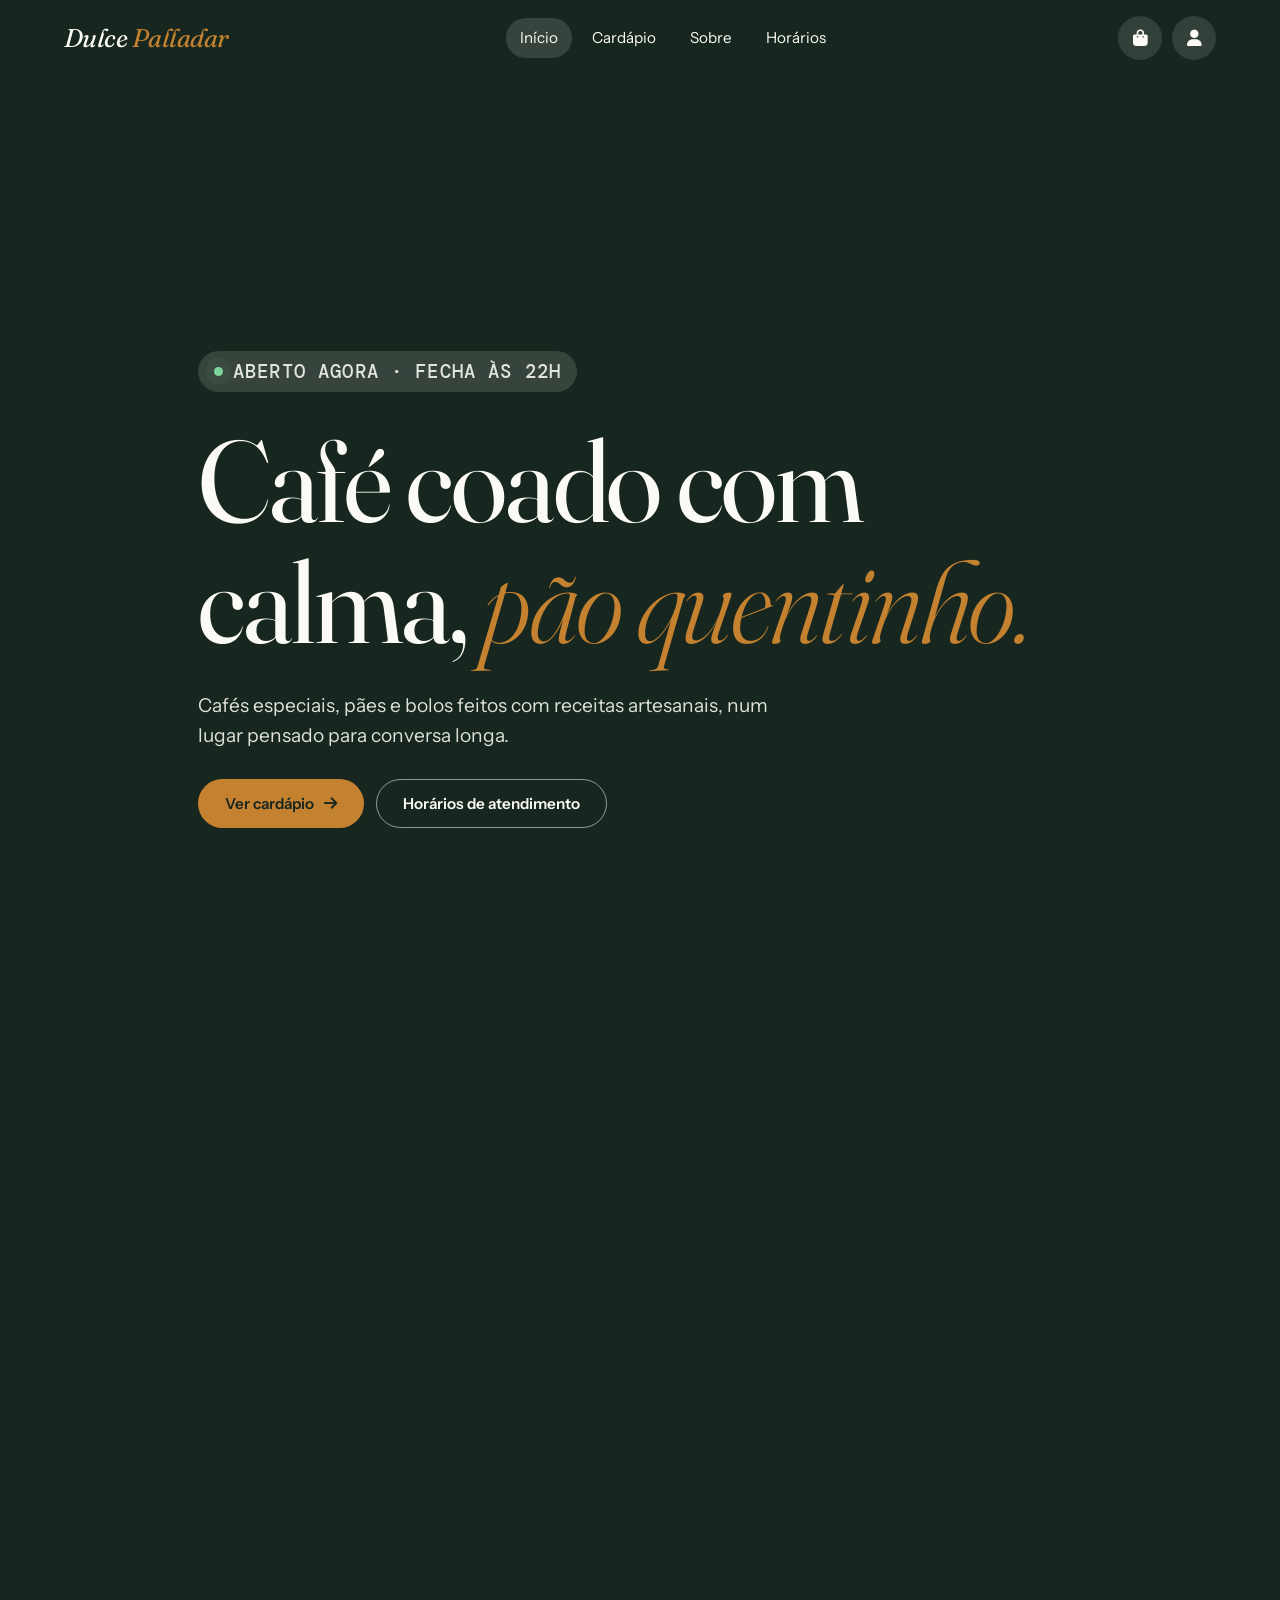
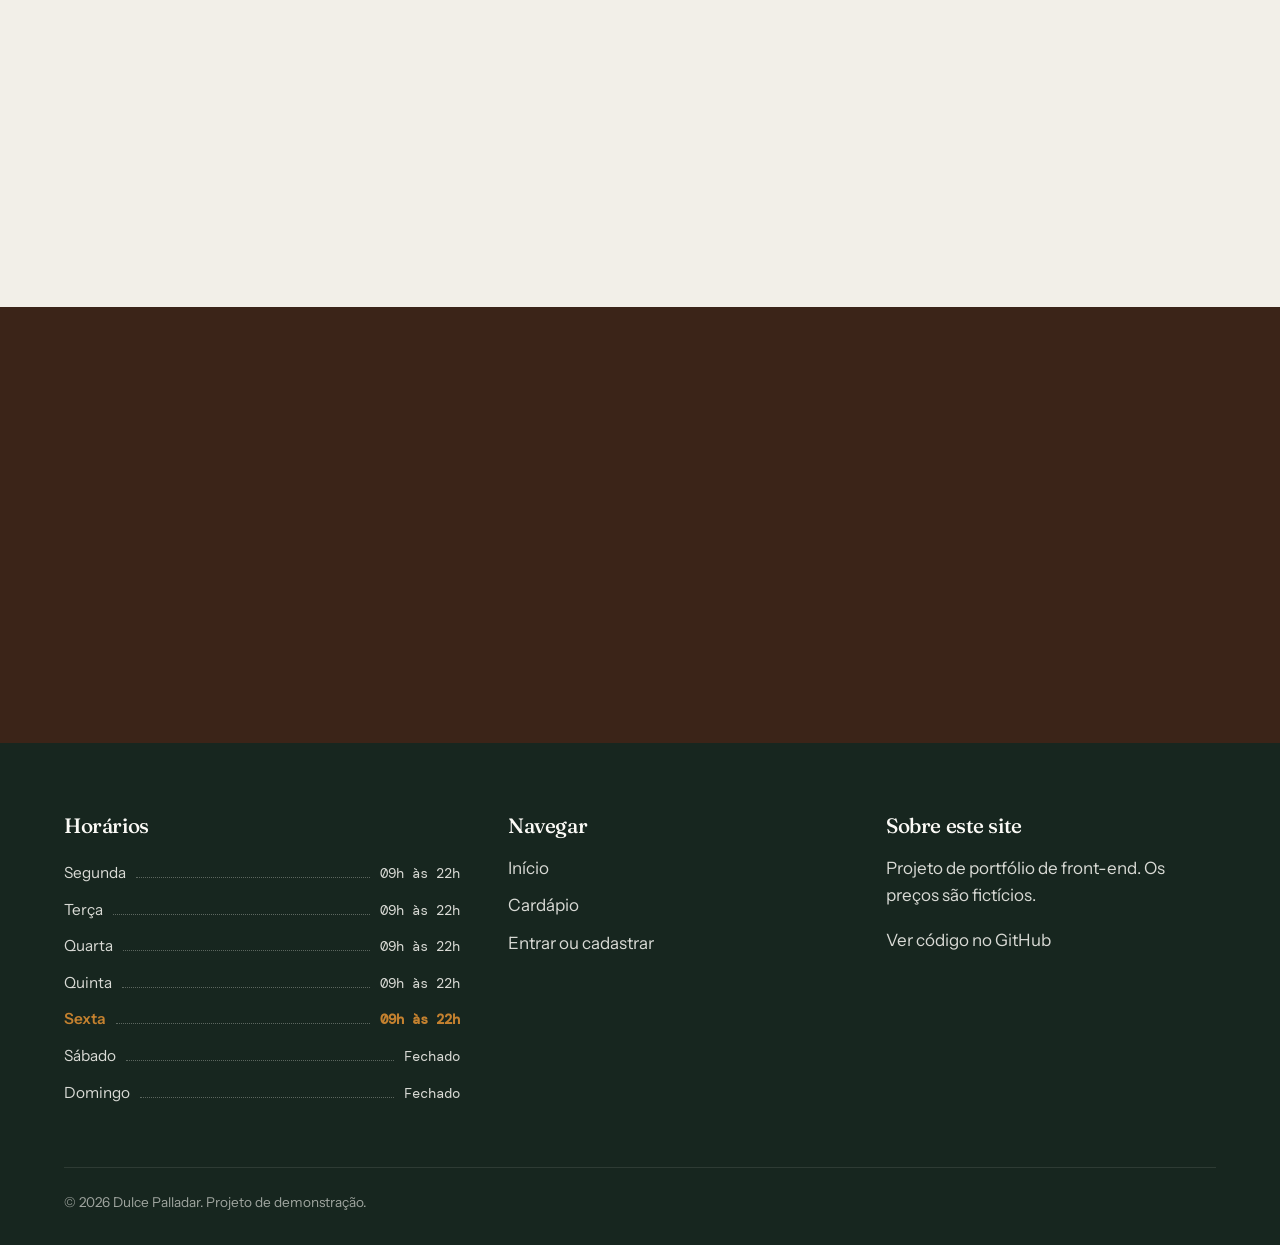
<file: index.html>
<!DOCTYPE html><html lang="pt-br"><head><meta charset="UTF-8"><meta http-equiv="refresh" content="0; url=html/index.html"><title>Dulce Palladar</title></head><body><a href="html/index.html">Dulce Palladar</a></body></html>
</file>
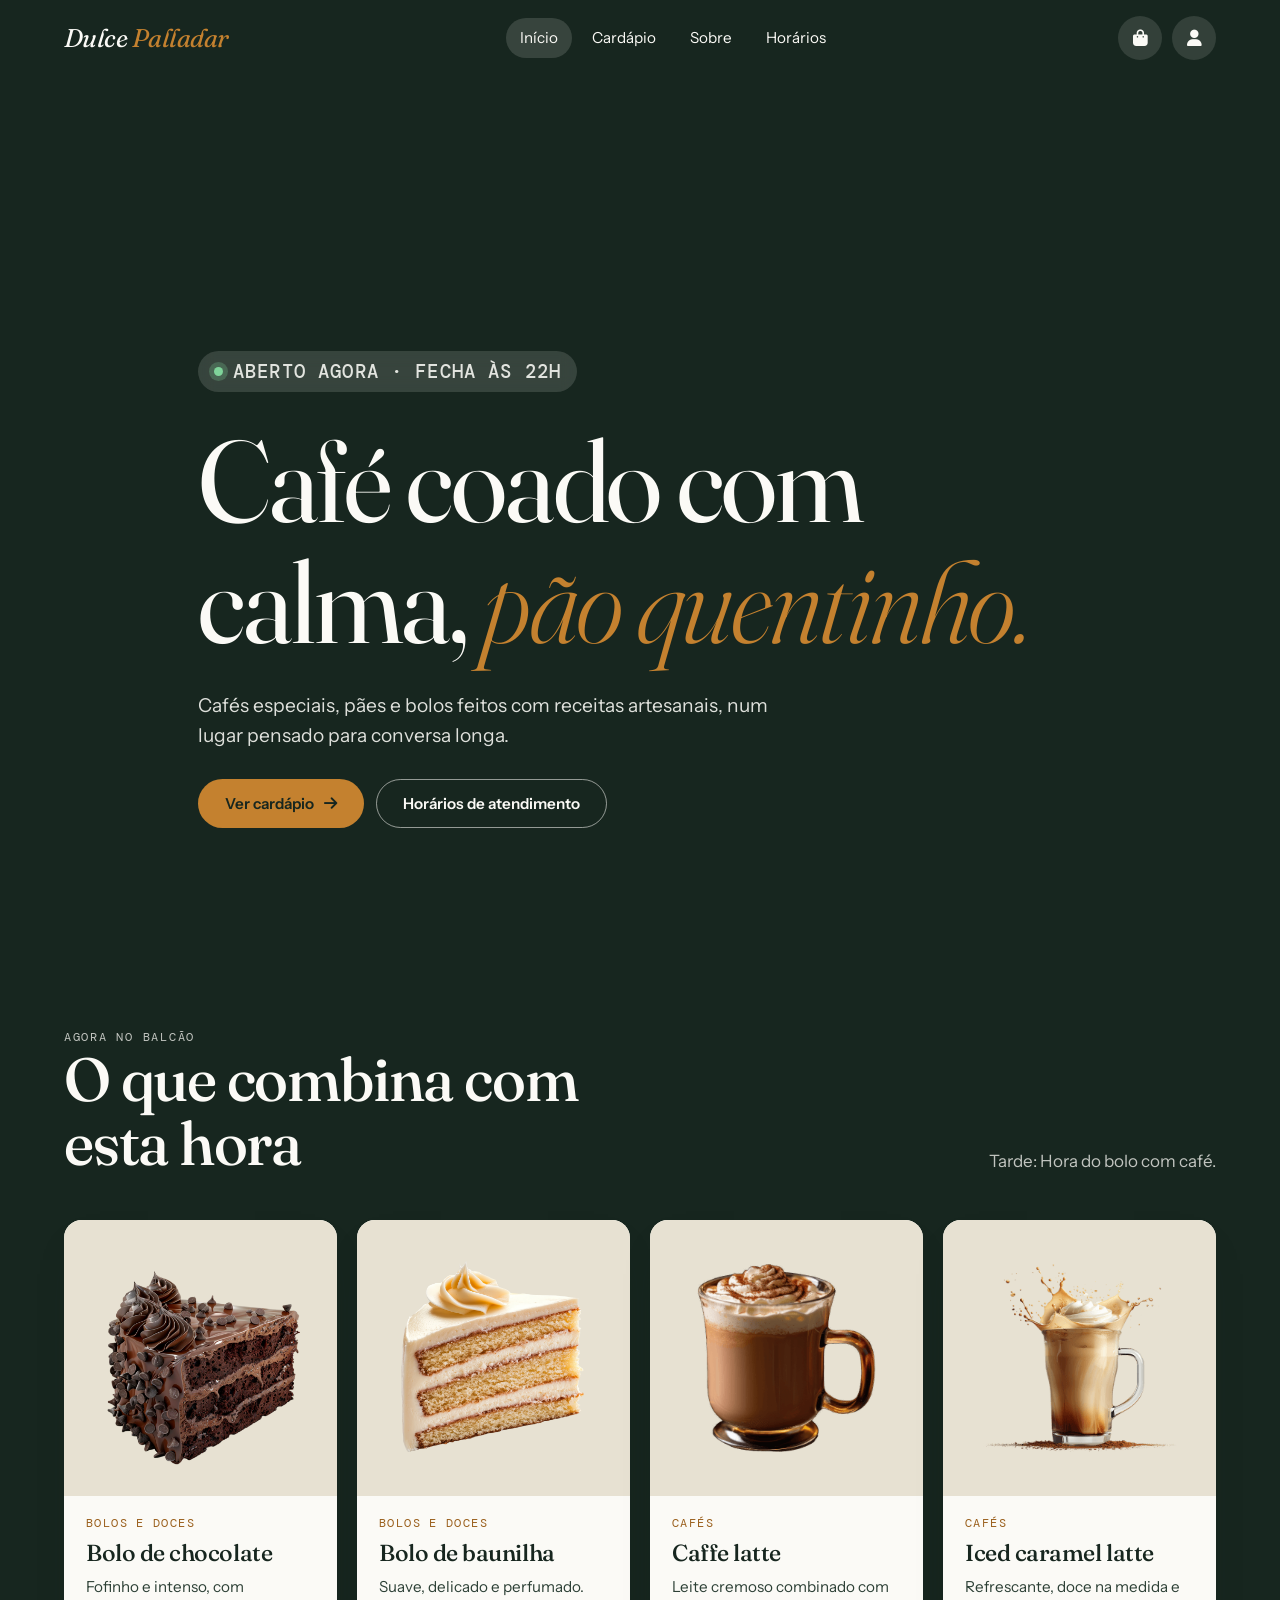
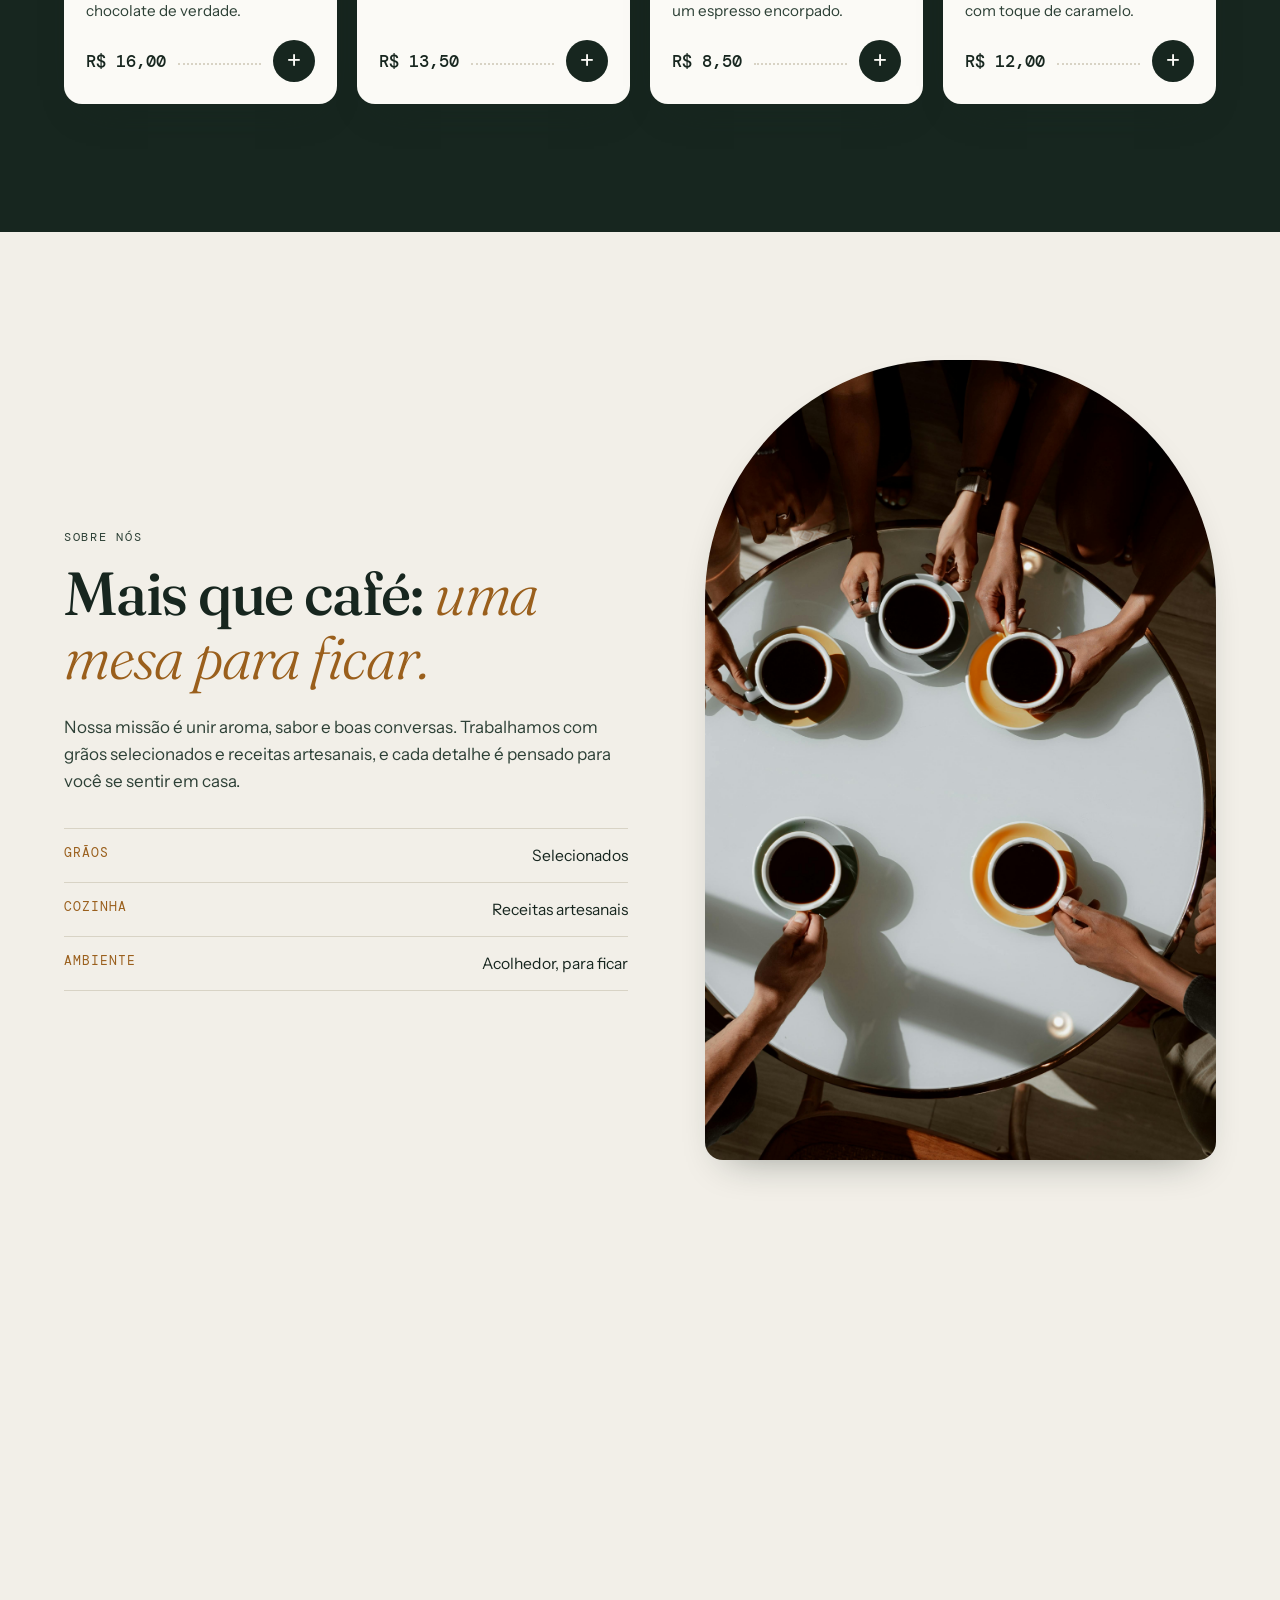
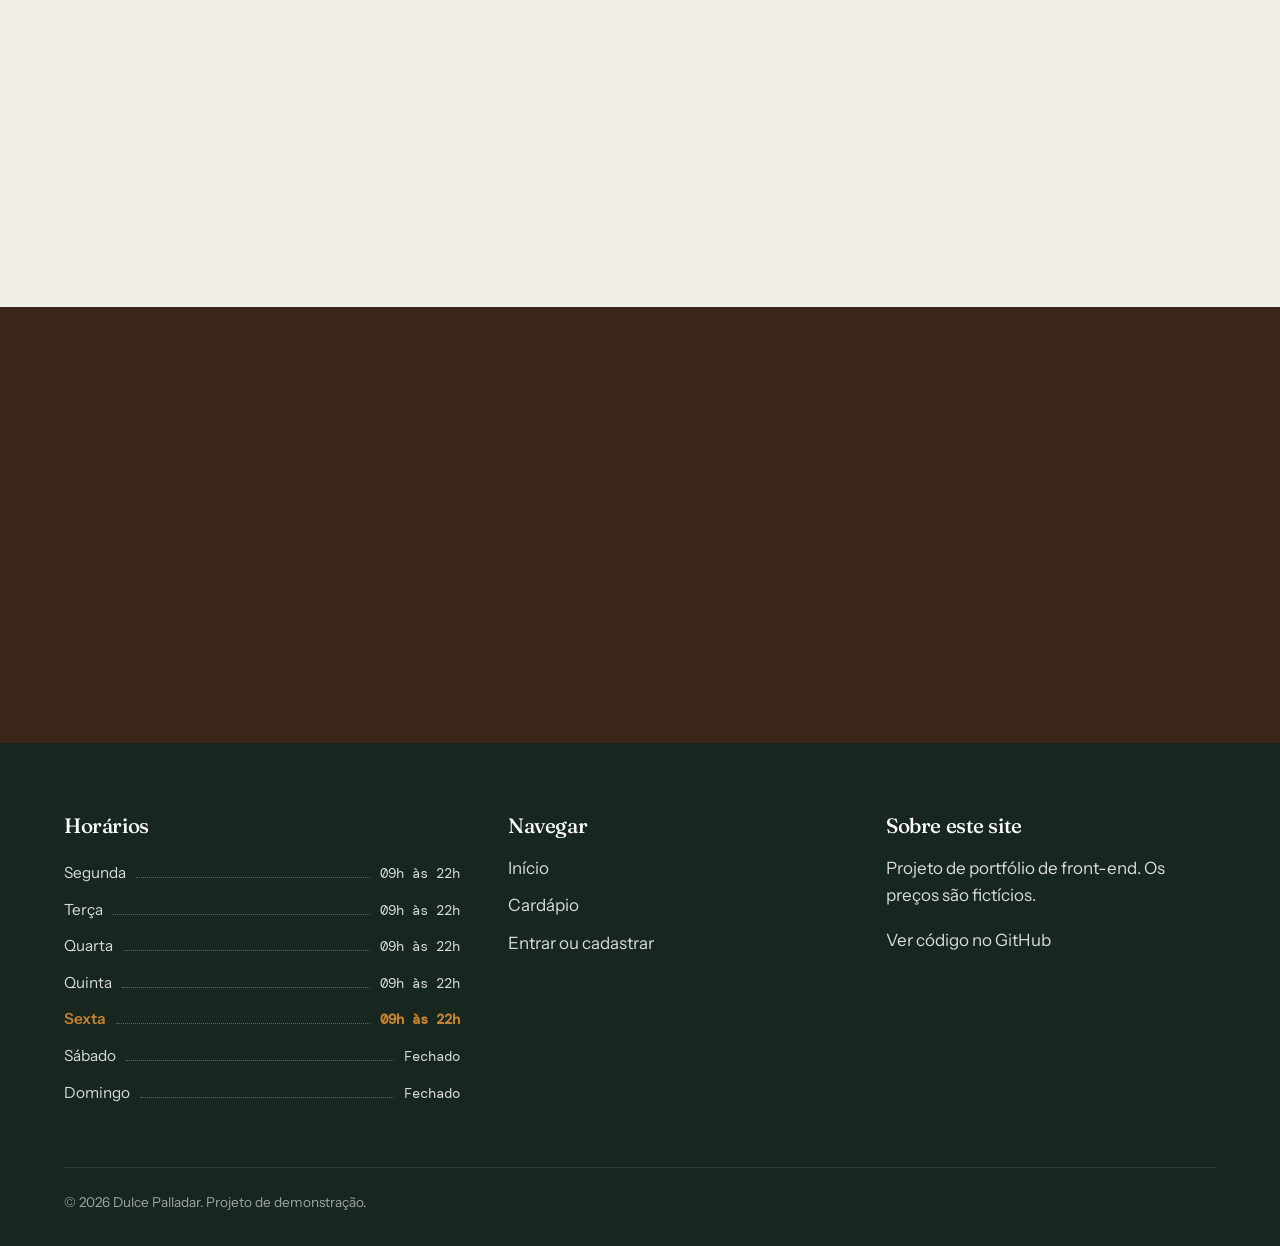
<file: html/index.html>
<!DOCTYPE html>
<html lang="pt-BR">
<head>
<meta charset="UTF-8">
<meta name="viewport" content="width=device-width, initial-scale=1.0">
<link rel="icon" href="../assets/img/coffee-logo.png">
<link rel="preconnect" href="https://fonts.googleapis.com">
<link rel="preconnect" href="https://fonts.gstatic.com" crossorigin>
<link rel="stylesheet" href="https://fonts.googleapis.com/css2?family=DM+Mono:wght@400;500&family=Fraunces:ital,opsz,wght@0,9..144,300..600;1,9..144,300..600&family=Instrument+Sans:wght@400;500;600&display=swap">
<link rel="stylesheet" href="https://cdnjs.cloudflare.com/ajax/libs/font-awesome/6.5.0/css/all.min.css">
<link rel="stylesheet" href="../css/site.css">
<title>Dulce Palladar | Café, pães e bolos</title>
<meta name="description" content="Dulce Palladar: cafeteria com cafés especiais, pães e bolos artesanais. Veja o cardápio e monte seu pedido.">
</head>
<body>
<header class="nav">
  <a class="nav__logo" href="index.html" aria-label="Dulce Palladar, início">Dulce <span>Palladar</span></a>
  <ul class="nav__links" id="menu">
    <li><a href="index.html" aria-current="page">Início</a></li>
    <li><a href="cardapio.html">Cardápio</a></li>
    <li><a href="#sobre">Sobre</a></li>
    <li><a href="#contato">Horários</a></li>
  </ul>
  <div class="nav__actions">
    <button class="icon-btn" type="button" data-open-cart aria-label="Abrir carrinho"><i class="fas fa-bag-shopping" aria-hidden="true"></i><span class="cart-count" data-cart-count hidden>0</span></button>
    <a class="icon-btn" href="../login/form.html" aria-label="Entrar"><i class="fas fa-user" aria-hidden="true"></i></a>
    <button class="icon-btn nav__toggle" type="button" aria-expanded="false" aria-controls="menu" aria-label="Abrir menu"><i class="fas fa-bars" aria-hidden="true"></i></button>
  </div>
</header>

<main>
  <section class="hero">
    <video class="hero__video" src="../assets/vid/vidbanner.mp4" autoplay loop muted playsinline preload="metadata" aria-hidden="true"></video>
    <div class="wrap hero__inner">
      <p class="status" data-status data-open="false">Verificando horário</p>
      <h1>Café coado com calma, <em>pão quentinho.</em></h1>
      <p>Cafés especiais, pães e bolos feitos com receitas artesanais, num lugar pensado para conversa longa.</p>
      <div class="hero__cta">
        <a class="btn" href="cardapio.html">Ver cardápio <i class="fas fa-arrow-right" aria-hidden="true"></i></a>
        <a class="btn btn--ghost" href="#contato">Horários de atendimento</a>
      </div>
    </div>
  </section>

  <section class="section counter" aria-labelledby="counter-title">
    <div class="wrap">
      <div class="section__head reveal">
        <div>
          <p class="eyebrow">Agora no balcão</p>
          <h2 id="counter-title">O que combina com esta hora</h2>
        </div>
        <p data-shift>Cafés e pães para começar o dia.</p>
      </div>
      <div class="board reveal" data-counter></div>
    </div>
  </section>

  <section class="section" id="sobre" aria-labelledby="about-title">
    <div class="wrap about">
      <div class="reveal">
        <p class="eyebrow">Sobre nós</p>
        <h2 id="about-title">Mais que café: <em>uma mesa para ficar.</em></h2>
        <p>Nossa missão é unir aroma, sabor e boas conversas. Trabalhamos com grãos selecionados e receitas artesanais, e cada detalhe é pensado para você se sentir em casa.</p>
        <ul class="about__facts">
          <li><span>Grãos</span> Selecionados</li>
          <li><span>Cozinha</span> Receitas artesanais</li>
          <li><span>Ambiente</span> Acolhedor, para ficar</li>
        </ul>
      </div>
      <div class="about__photo reveal">
        <img src="../assets/img/cafe-amigos.jpg" alt="Amigos conversando numa mesa de café" loading="lazy" width="640" height="800">
      </div>
    </div>
  </section>

  <section class="section" style="padding-top:0" aria-labelledby="cats-title">
    <div class="wrap">
      <div class="section__head reveal">
        <div>
          <p class="eyebrow">Cardápio</p>
          <h2 id="cats-title">Escolha por onde começar</h2>
        </div>
        <p>Quatro seções, do espresso ao suco gelado. Toque numa delas para ver só o que interessa.</p>
      </div>
      <div class="cats reveal">
        <a class="cat" href="cardapio.html?cat=cafes"><img src="../assets/img/cafe.jpg" alt="" loading="lazy"><h3>Cafés</h3><span>4 itens</span></a>
        <a class="cat" href="cardapio.html?cat=salgados"><img src="../assets/img/pao.jpg" alt="" loading="lazy"><h3>Pães e salgados</h3><span>4 itens</span></a>
        <a class="cat" href="cardapio.html?cat=doces"><img src="../assets/img/doce.jpg" alt="" loading="lazy"><h3>Bolos e doces</h3><span>4 itens</span></a>
        <a class="cat" href="cardapio.html?cat=sucos"><img src="../assets/img/suco.jpg" alt="" loading="lazy"><h3>Sucos</h3><span>4 itens</span></a>
      </div>
    </div>
  </section>

  <section class="section promo" aria-labelledby="promo-title">
    <div class="wrap promo__inner">
      <div class="reveal">
        <p class="eyebrow" style="color:var(--caramel)">Primeira compra</p>
        <h2 id="promo-title">Ganhe <em>25%</em> de desconto.</h2>
      </div>
      <div class="reveal">
        <p>Deixe seu e-mail e receba o cupom para a primeira compra.</p>
        <form data-subscribe novalidate>
          <label class="sr-only" for="promo-email">Seu e-mail</label>
          <input id="promo-email" type="email" name="email" placeholder="nome@exemplo.com" autocomplete="email" required>
          <button class="btn" type="submit">Quero o cupom</button>
        </form>
        <p class="form-note" role="status"></p>
      </div>
    </div>
  </section>
</main>

<footer class="footer" id="contato">
  <div class="wrap">
    <div class="footer__grid">
      <div>
        <h4>Horários</h4>
        <ul class="hours" data-hours></ul>
      </div>
      <div>
        <h4>Navegar</h4>
        <ul class="plain">
          <li><a href="index.html">Início</a></li>
          <li><a href="cardapio.html">Cardápio</a></li>
          <li><a href="../login/form.html">Entrar ou cadastrar</a></li>
        </ul>
      </div>
      <div>
        <h4>Sobre este site</h4>
        <p>Projeto de portfólio de front-end. Os preços são fictícios.</p>
        <p><a href="https://github.com/viniciussilva-del/dulce-palladar">Ver código no GitHub</a></p>
      </div>
    </div>
    <p class="footer__legal">&copy; 2026 Dulce Palladar. Projeto de demonstração.</p>
  </div>
</footer>
<script src="../scripts.js"></script>
</body>
</html>
</file>
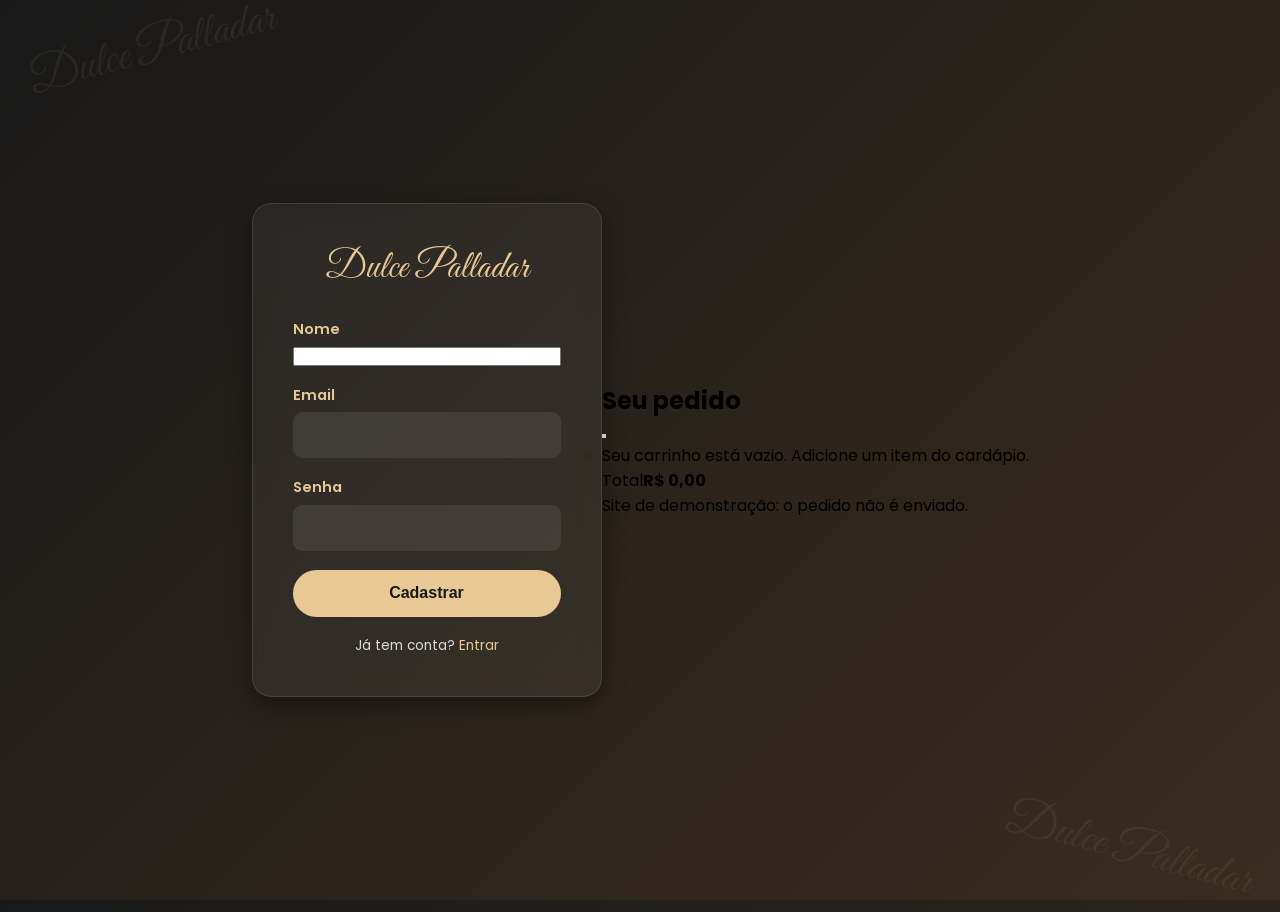
<file: html/cadastro.html>
<!DOCTYPE html>
<html lang="pt-br">
<head>
  <meta charset="UTF-8">
  <meta name="viewport" content="width=device-width, initial-scale=1.0">
  <title>Cadastro | Dulce Palladar</title>
  <link rel="stylesheet" href="../login/style.css">
</head>
<body>
  <form class="form" data-mode="register">
    <div class="form-header">Dulce Palladar</div>
    <span class="input-span"><label for="name" class="label">Nome</label><input type="text" id="name" required></span>
    <span class="input-span"><label for="email" class="label">Email</label><input type="email" id="email" required></span>
    <span class="input-span"><label for="password" class="label">Senha</label><input type="password" id="password" required></span>
    <input class="submit" type="submit" value="Cadastrar">
    <span class="span">Já tem conta? <a href="../login/form.html">Entrar</a></span>
  </form>
  <script src="../scripts.js"></script>
</body>
</html>
</file>
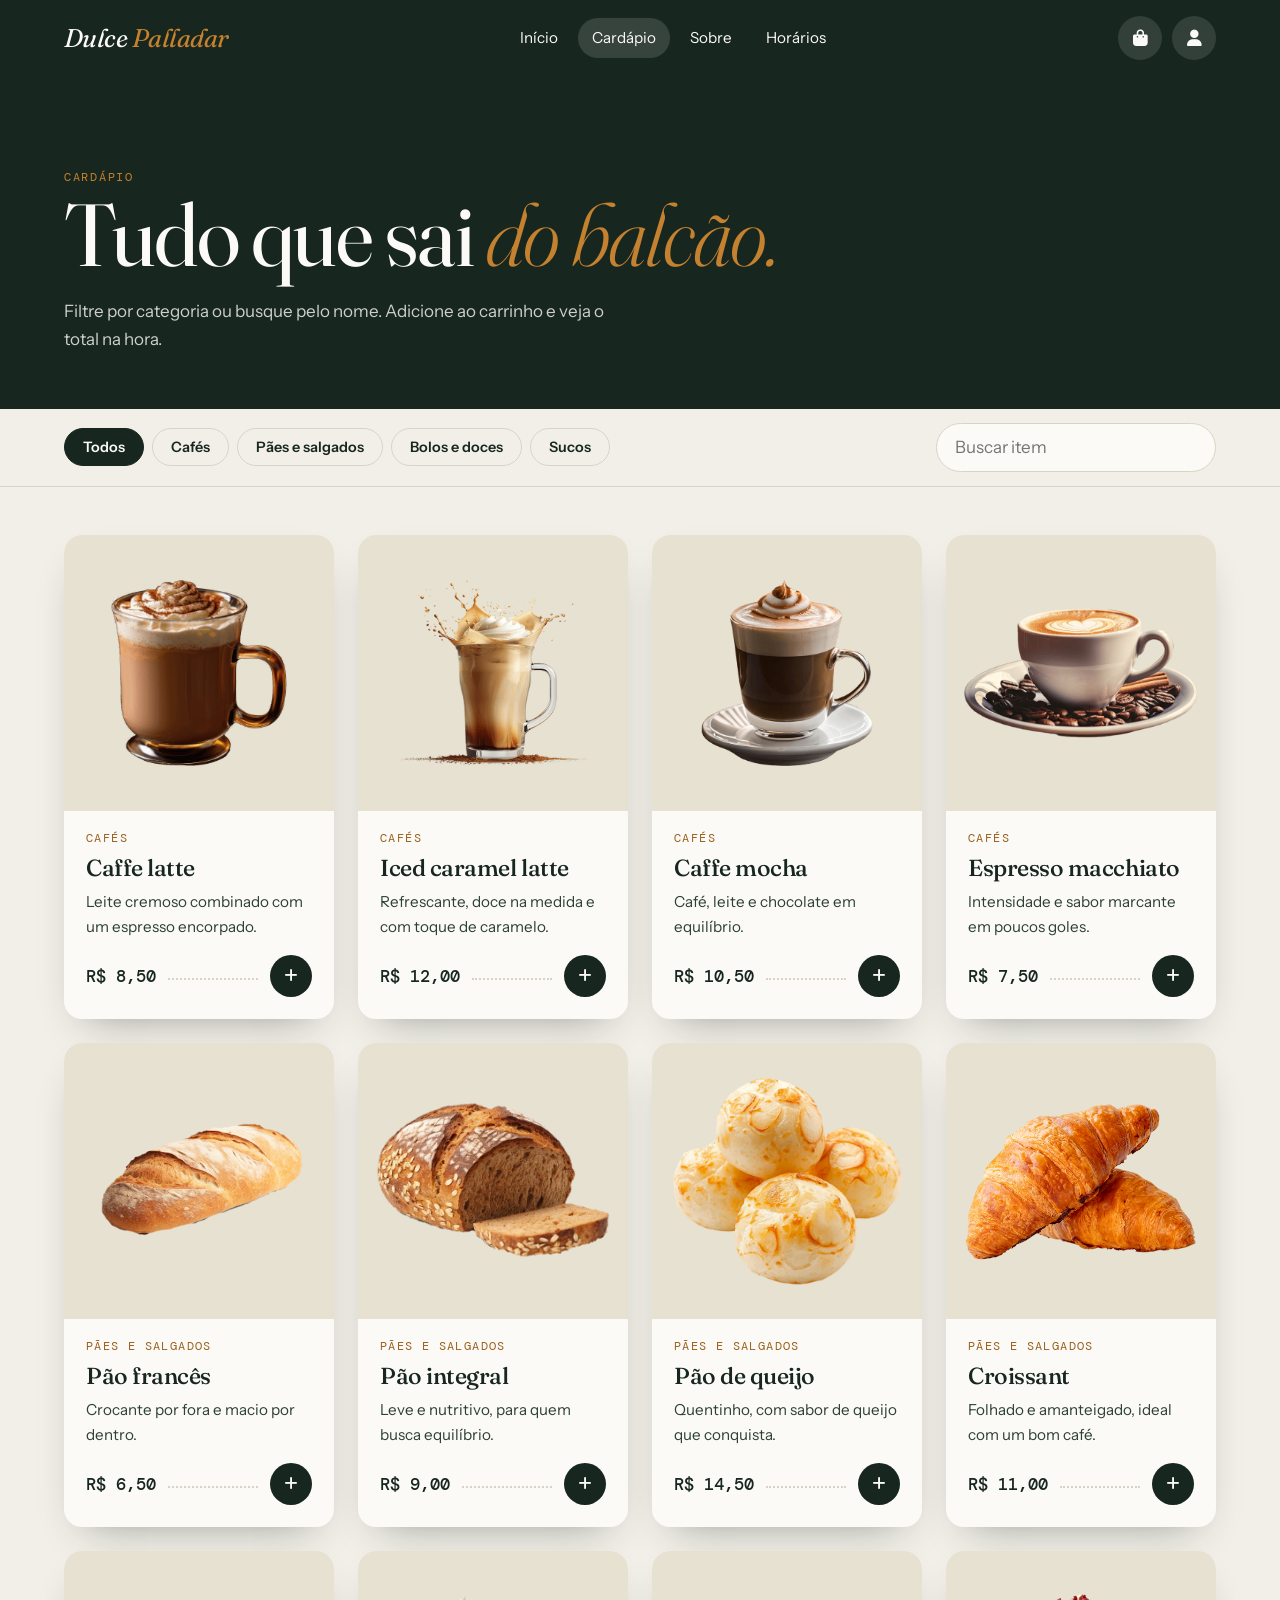
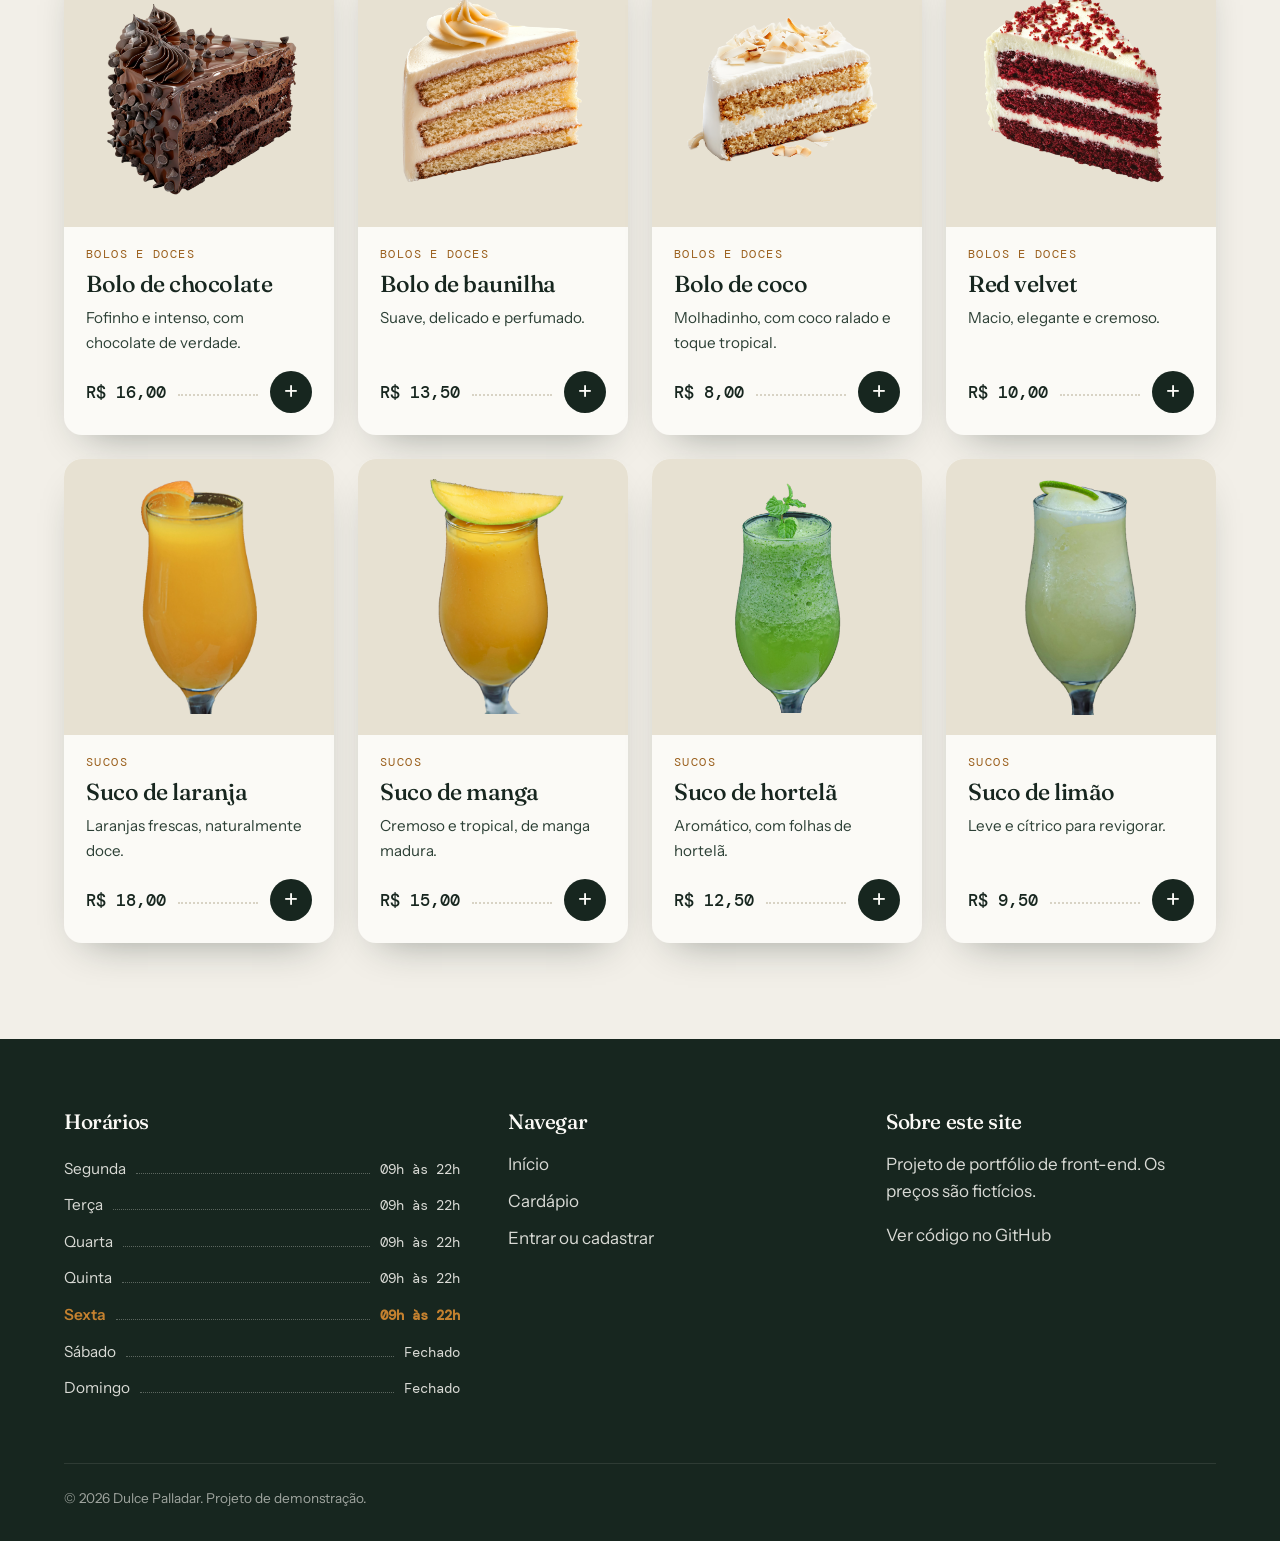
<file: html/cardapio.html>
<!DOCTYPE html>
<html lang="pt-BR">
<head>
<meta charset="UTF-8">
<meta name="viewport" content="width=device-width, initial-scale=1.0">
<link rel="icon" href="../assets/img/coffee-logo.png">
<link rel="preconnect" href="https://fonts.googleapis.com">
<link rel="preconnect" href="https://fonts.gstatic.com" crossorigin>
<link rel="stylesheet" href="https://fonts.googleapis.com/css2?family=DM+Mono:wght@400;500&family=Fraunces:ital,opsz,wght@0,9..144,300..600;1,9..144,300..600&family=Instrument+Sans:wght@400;500;600&display=swap">
<link rel="stylesheet" href="https://cdnjs.cloudflare.com/ajax/libs/font-awesome/6.5.0/css/all.min.css">
<link rel="stylesheet" href="../css/site.css">
<title>Cardápio | Dulce Palladar</title>
<meta name="description" content="Cardápio do Dulce Palladar: cafés, pães, bolos e sucos. Filtre por categoria e monte seu pedido.">
</head>
<body>
<header class="nav is-solid">
  <a class="nav__logo" href="index.html" aria-label="Dulce Palladar, início">Dulce <span>Palladar</span></a>
  <ul class="nav__links" id="menu">
    <li><a href="index.html">Início</a></li>
    <li><a href="cardapio.html" aria-current="page">Cardápio</a></li>
    <li><a href="index.html#sobre">Sobre</a></li>
    <li><a href="#contato">Horários</a></li>
  </ul>
  <div class="nav__actions">
    <button class="icon-btn" type="button" data-open-cart aria-label="Abrir carrinho"><i class="fas fa-bag-shopping" aria-hidden="true"></i><span class="cart-count" data-cart-count hidden>0</span></button>
    <a class="icon-btn" href="../login/form.html" aria-label="Entrar"><i class="fas fa-user" aria-hidden="true"></i></a>
    <button class="icon-btn nav__toggle" type="button" aria-expanded="false" aria-controls="menu" aria-label="Abrir menu"><i class="fas fa-bars" aria-hidden="true"></i></button>
  </div>
</header>

<main>
  <section class="page-hero">
    <div class="wrap">
      <p class="eyebrow" style="color:var(--caramel)">Cardápio</p>
      <h1>Tudo que sai <em>do balcão.</em></h1>
      <p>Filtre por categoria ou busque pelo nome. Adicione ao carrinho e veja o total na hora.</p>
    </div>
  </section>
  <div class="toolbar">
    <div class="wrap toolbar__inner">
      <div class="chips" role="group" aria-label="Filtrar por categoria">
        <button class="chip" type="button" data-chip="todos" aria-pressed="true">Todos</button>
        <button class="chip" type="button" data-chip="cafes" aria-pressed="false">Cafés</button>
        <button class="chip" type="button" data-chip="salgados" aria-pressed="false">Pães e salgados</button>
        <button class="chip" type="button" data-chip="doces" aria-pressed="false">Bolos e doces</button>
        <button class="chip" type="button" data-chip="sucos" aria-pressed="false">Sucos</button>
      </div>
      <label class="sr-only" for="search">Buscar no cardápio</label>
      <input class="search" id="search" type="search" placeholder="Buscar item" autocomplete="off">
    </div>
  </div>
  <div class="wrap"><div class="grid" data-menu></div></div>
</main>

<footer class="footer" id="contato">
  <div class="wrap">
    <div class="footer__grid">
      <div>
        <h4>Horários</h4>
        <ul class="hours" data-hours></ul>
      </div>
      <div>
        <h4>Navegar</h4>
        <ul class="plain">
          <li><a href="index.html">Início</a></li>
          <li><a href="cardapio.html">Cardápio</a></li>
          <li><a href="../login/form.html">Entrar ou cadastrar</a></li>
        </ul>
      </div>
      <div>
        <h4>Sobre este site</h4>
        <p>Projeto de portfólio de front-end. Os preços são fictícios.</p>
        <p><a href="https://github.com/viniciussilva-del/dulce-palladar">Ver código no GitHub</a></p>
      </div>
    </div>
    <p class="footer__legal">&copy; 2026 Dulce Palladar. Projeto de demonstração.</p>
  </div>
</footer>
<script src="../scripts.js"></script>
</body>
</html>
</file>
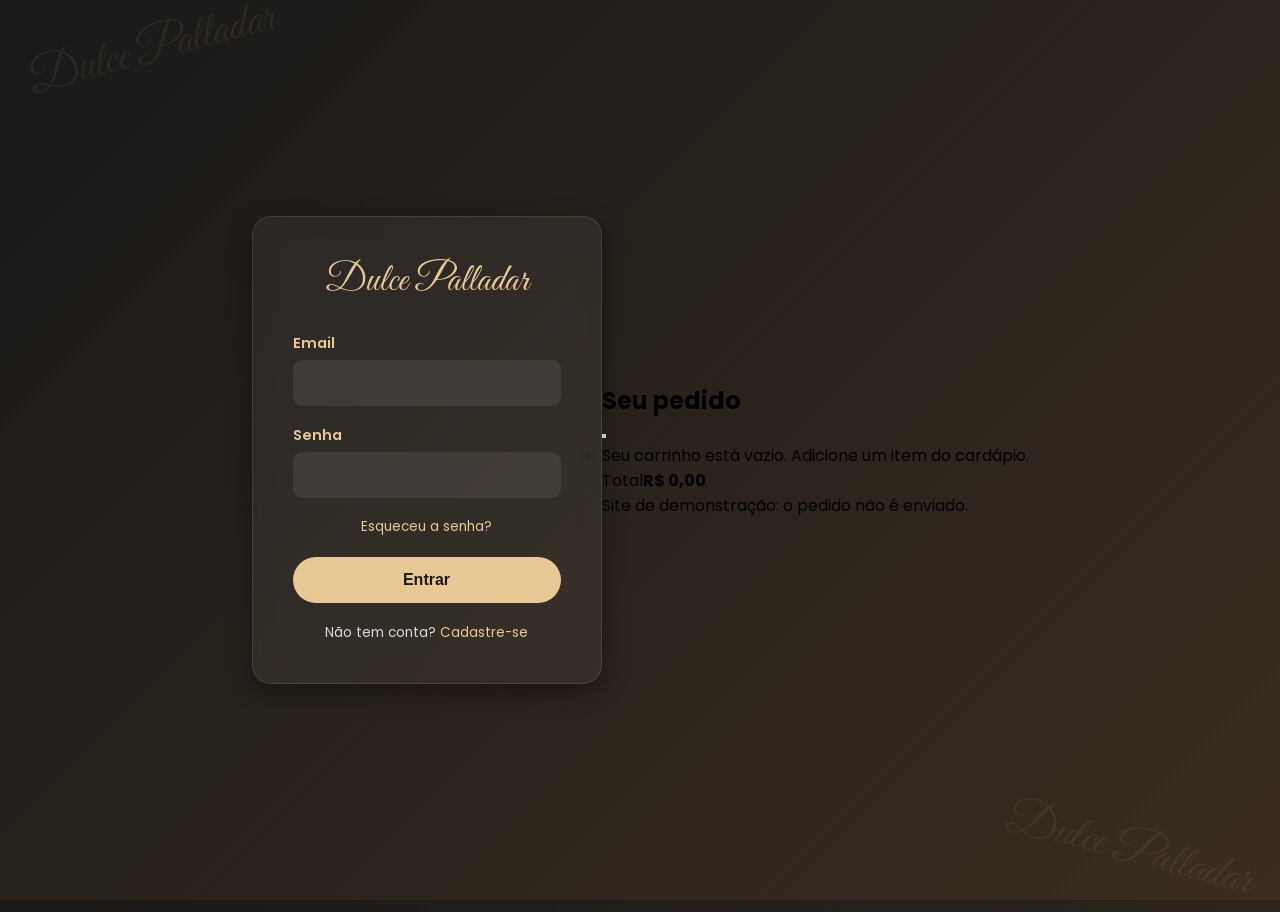
<file: login/form.html>
<!DOCTYPE html>
<html lang="pt-br">
<head>
  <meta charset="UTF-8">
  <meta name="viewport" content="width=device-width, initial-scale=1.0">
  <title>Entrar | Dulce Palladar</title>
  <link rel="stylesheet" href="style.css">
</head>
<body>
<form class="form" data-mode="login">
  <div class="form-header">Dulce Palladar</div>

  <span class="input-span">
    <label for="email" class="label">Email</label>
    <input type="email" name="email" id="email" />
  </span>

  <span class="input-span">
    <label for="password" class="label">Senha</label>
    <input type="password" name="password" id="password" />
  </span>

  <span class="span"><a href="#" data-forgot>Esqueceu a senha?</a></span>
  <script src="../scripts.js"></script>
  <input class="submit" type="submit" value="Entrar" />
  <span class="span">Não tem conta? <a href="../html/cadastro.html">Cadastre-se</a></span>
  
</form>

</body>
</html>
</file>
<file: css/site.css>
/* Dulce Palladar - estilos compartilhados (home e cardapio) */
:root {
  --ink: #17261f;
  --ink-soft: #2d4036;
  --paper: #f2efe8;
  --foam: #fbfaf6;
  --mist: #d8d3c5;
  --caramel: #c4812f;
  --caramel-deep: #9a5f1c;
  --roast: #3b2418;
  --radius: 18px;
  --shadow: 0 18px 40px -22px rgba(23, 38, 31, .45);
  --font-display: "Fraunces", Georgia, serif;
  --font-body: "Instrument Sans", system-ui, sans-serif;
  --font-mono: "DM Mono", ui-monospace, monospace;
  --gutter: clamp(20px, 5vw, 72px);
}

*, *::before, *::after { box-sizing: border-box; }
html { scroll-behavior: smooth; scroll-padding-top: 84px; }
body {
  margin: 0;
  background: var(--paper);
  color: var(--ink);
  font-family: var(--font-body);
  font-size: 1.0625rem;
  line-height: 1.6;
  -webkit-font-smoothing: antialiased;
}
img { max-width: 100%; display: block; }
a { color: inherit; }
h1, h2, h3, h4 { font-family: var(--font-display); font-weight: 500; line-height: 1.05; margin: 0; letter-spacing: -.02em; }
:focus-visible { outline: 3px solid var(--caramel); outline-offset: 3px; border-radius: 6px; }
.sr-only { position: absolute; width: 1px; height: 1px; overflow: hidden; clip: rect(0 0 0 0); white-space: nowrap; }
.wrap { padding-inline: var(--gutter); max-width: 1320px; margin-inline: auto; }
.eyebrow { font-family: var(--font-mono); font-size: .78rem; letter-spacing: .14em; text-transform: uppercase; color: var(--caramel-deep); margin: 0 0 14px; }

/* Botoes */
.btn {
  display: inline-flex; align-items: center; gap: 10px; cursor: pointer;
  font: 600 .95rem var(--font-body); text-decoration: none;
  padding: 14px 26px; border-radius: 999px; border: 1.5px solid transparent;
  background: var(--caramel); color: var(--ink);
  transition: transform .2s ease, background .2s ease, box-shadow .2s ease;
}
.btn:hover { transform: translateY(-2px); background: #d6963f; box-shadow: var(--shadow); }
.btn--ghost { background: transparent; color: var(--foam); border-color: rgba(251, 250, 246, .55); }
.btn--ghost:hover { background: rgba(251, 250, 246, .12); box-shadow: none; }
.btn--dark { background: var(--ink); color: var(--foam); }
.btn--dark:hover { background: var(--ink-soft); }

/* Navegacao */
.nav {
  position: fixed; inset: 0 0 auto 0; z-index: 50;
  display: flex; align-items: center; justify-content: space-between; gap: 24px;
  padding: 16px var(--gutter); color: var(--foam);
  transition: background .3s ease, padding .3s ease, box-shadow .3s ease;
}
/* O fundo vai num pseudo-elemento: backdrop-filter no proprio nav quebraria o menu mobile (position: fixed). */
.nav::before { content: ""; position: absolute; inset: 0; z-index: -1; background: rgba(23, 38, 31, .88); backdrop-filter: blur(14px); box-shadow: 0 1px 0 rgba(255, 255, 255, .08); opacity: 0; transition: opacity .3s ease; }
.nav.is-solid { padding-block: 10px; }
.nav.is-solid::before { opacity: 1; }
.nav__logo { font-family: var(--font-display); font-style: italic; font-size: 1.6rem; text-decoration: none; letter-spacing: -.02em; white-space: nowrap; position: relative; z-index: 2; }
.nav__logo span { color: var(--caramel); }
.nav__links { display: flex; gap: 6px; list-style: none; margin: 0; padding: 0; }
.nav__links a { display: block; padding: 8px 14px; border-radius: 999px; text-decoration: none; font-size: .95rem; transition: background .2s; }
.nav__links a:hover, .nav__links a[aria-current="page"] { background: rgba(251, 250, 246, .14); }
.nav__actions { display: flex; align-items: center; gap: 10px; }
.icon-btn {
  position: relative; display: grid; place-items: center; width: 44px; height: 44px; border-radius: 50%;
  background: rgba(251, 250, 246, .12); border: 0; color: inherit; cursor: pointer; font-size: 1.05rem;
  transition: background .2s;
}
.icon-btn:hover { background: rgba(251, 250, 246, .24); }
.cart-count {
  position: absolute; top: -2px; right: -2px; min-width: 20px; height: 20px; padding: 0 5px;
  border-radius: 999px; background: var(--caramel); color: var(--ink); font: 600 .72rem/20px var(--font-mono); text-align: center;
}
.cart-count[hidden] { display: none; }
.nav__toggle { display: none; }

/* Hero */
.hero { position: relative; min-height: 100svh; display: grid; align-items: end; color: var(--foam); overflow: hidden; background: var(--ink); }
.hero__video { position: absolute; inset: 0; width: 100%; height: 100%; object-fit: cover; }
.hero::after { content: ""; position: absolute; inset: 0; background: linear-gradient(180deg, rgba(23, 38, 31, .55) 0%, rgba(23, 38, 31, .2) 40%, rgba(23, 38, 31, .88) 100%); }
.hero__inner { position: relative; z-index: 1; padding-block: 140px 72px; display: grid; gap: 28px; }
.status {
  display: inline-flex; align-items: center; gap: 10px; width: fit-content;
  font: 500 .82rem var(--font-mono); letter-spacing: .06em; text-transform: uppercase;
  padding: 8px 16px; border-radius: 999px; background: rgba(251, 250, 246, .14); backdrop-filter: blur(8px);
}
.status::before { content: ""; width: 9px; height: 9px; border-radius: 50%; background: #8c8f87; }
.status[data-open="true"]::before { background: #7fd49a; box-shadow: 0 0 0 5px rgba(127, 212, 154, .25); animation: pulse 2s infinite; }
@keyframes pulse { 50% { box-shadow: 0 0 0 9px rgba(127, 212, 154, 0); } }
.hero h1 { font-size: clamp(3rem, 9vw, 7.5rem); max-width: 13ch; font-weight: 400; }
.hero h1 em { color: var(--caramel); font-weight: 300; }
.hero p { max-width: 46ch; font-size: 1.2rem; margin: 0; color: rgba(251, 250, 246, .88); }
.hero__cta { display: flex; flex-wrap: wrap; gap: 12px; }

/* Secoes */
.section { padding-block: clamp(72px, 10vw, 128px); }
.section__head { display: flex; flex-wrap: wrap; align-items: end; justify-content: space-between; gap: 20px 40px; margin-bottom: 44px; }
.section__head h2 { font-size: clamp(2.2rem, 5vw, 3.8rem); max-width: 16ch; }
.section__head p { max-width: 42ch; margin: 0; color: var(--ink-soft); }

/* Agora no balcao */
.counter { background: var(--ink); color: var(--foam); }
.counter .eyebrow { color: var(--caramel); }
.counter .section__head p { color: rgba(251, 250, 246, .75); }
.board { display: grid; grid-template-columns: repeat(auto-fit, minmax(240px, 1fr)); gap: 20px; }

/* Cartao de produto */
.item {
  display: flex; flex-direction: column; background: var(--foam); color: var(--ink);
  border-radius: var(--radius); overflow: hidden; box-shadow: var(--shadow);
  transition: transform .3s ease;
}
.item:hover { transform: translateY(-6px); }
.item[hidden] { display: none; }
.item__media { aspect-ratio: 4 / 3; background: #e7e1d2; display: grid; place-items: center; padding: 18px; }
.item__media img { max-height: 100%; width: auto; object-fit: contain; transition: transform .5s ease; }
.item:hover .item__media img { transform: scale(1.06) rotate(-2deg); }
.item__body { padding: 20px 22px 22px; display: flex; flex-direction: column; gap: 10px; flex: 1; }
.item__tag { font: .72rem var(--font-mono); letter-spacing: .12em; text-transform: uppercase; color: var(--caramel-deep); }
.item h3 { font-size: 1.45rem; }
.item p { margin: 0; font-size: .95rem; color: var(--ink-soft); flex: 1; }
.item__buy { display: flex; align-items: center; gap: 12px; margin-top: 6px; }
.item__buy .dots { flex: 1; border-bottom: 2px dotted var(--mist); transform: translateY(3px); }
.price { font: 500 1.05rem var(--font-mono); }
.add {
  display: grid; place-items: center; width: 42px; height: 42px; border-radius: 50%; cursor: pointer;
  background: var(--ink); color: var(--foam); border: 0; font-size: .95rem; transition: background .2s, transform .2s;
}
.add:hover { background: var(--caramel); color: var(--ink); transform: scale(1.1); }

/* Sobre */
.about { display: grid; grid-template-columns: 1.05fr .95fr; gap: clamp(32px, 6vw, 96px); align-items: center; }
.about h2 { font-size: clamp(2.2rem, 5vw, 3.8rem); margin-bottom: 24px; }
.about h2 em { color: var(--caramel-deep); font-weight: 300; }
.about p { color: var(--ink-soft); max-width: 52ch; }
.about__facts { list-style: none; margin: 32px 0 0; padding: 0; display: grid; gap: 0; border-top: 1px solid var(--mist); }
.about__facts li { display: flex; justify-content: space-between; gap: 16px; padding: 14px 0; border-bottom: 1px solid var(--mist); font-size: .98rem; }
.about__facts span { font-family: var(--font-mono); font-size: .8rem; letter-spacing: .08em; text-transform: uppercase; color: var(--caramel-deep); }
.about__photo { position: relative; }
.about__photo img { width: 100%; aspect-ratio: 4 / 5; object-fit: cover; border-radius: 240px 240px var(--radius) var(--radius); box-shadow: var(--shadow); }

/* Categorias */
.cats { display: grid; grid-template-columns: repeat(auto-fit, minmax(220px, 1fr)); gap: 18px; }
.cat {
  position: relative; display: flex; flex-direction: column; justify-content: end; min-height: 300px; padding: 24px;
  border-radius: var(--radius); overflow: hidden; text-decoration: none; color: var(--foam); isolation: isolate;
}
.cat img { position: absolute; inset: 0; width: 100%; height: 100%; object-fit: cover; z-index: -2; transition: transform .6s ease; }
.cat::after { content: ""; position: absolute; inset: 0; z-index: -1; background: linear-gradient(180deg, transparent 30%, rgba(23, 38, 31, .85)); }
.cat:hover img { transform: scale(1.07); }
.cat h3 { font-size: 1.8rem; }
.cat span { font: .78rem var(--font-mono); letter-spacing: .1em; text-transform: uppercase; opacity: .85; }

/* Newsletter */
.promo { background: var(--roast); color: var(--foam); }
.promo__inner { display: grid; grid-template-columns: 1fr 1fr; gap: 48px; align-items: center; }
.promo h2 { font-size: clamp(2.4rem, 5vw, 4rem); }
.promo h2 em { color: var(--caramel); }
.promo p { color: rgba(251, 250, 246, .8); max-width: 40ch; }
.promo form { display: flex; gap: 10px; flex-wrap: wrap; }
.promo input {
  flex: 1 1 220px; padding: 15px 20px; border-radius: 999px; border: 1.5px solid rgba(251, 250, 246, .35);
  background: rgba(251, 250, 246, .08); color: var(--foam); font: inherit;
}
.promo input::placeholder { color: rgba(251, 250, 246, .6); }
.form-note { margin: 12px 0 0; min-height: 1.4em; font-size: .92rem; color: var(--caramel); }

/* Rodape */
.footer { background: var(--ink); color: rgba(251, 250, 246, .85); padding-block: 72px 32px; }
.footer__grid { display: grid; grid-template-columns: 1.2fr 1fr 1fr; gap: 48px; }
.footer h4 { font-size: 1.3rem; color: var(--foam); margin-bottom: 18px; }
.hours { list-style: none; margin: 0; padding: 0; }
.hours li { display: flex; align-items: baseline; gap: 10px; padding: 6px 0; font-size: .96rem; }
.hours li::after { content: ""; order: 1; flex: 1; border-bottom: 1.5px dotted rgba(251, 250, 246, .3); }
.hours span:first-child { order: 0; }
.hours span:last-child { order: 2; font-family: var(--font-mono); font-size: .88rem; }
.hours li.is-today { color: var(--caramel); font-weight: 600; }
.footer ul.plain { list-style: none; margin: 0; padding: 0; display: grid; gap: 10px; }
.footer a { text-decoration: none; }
.footer a:hover { color: var(--caramel); }
.footer__legal { margin: 56px 0 0; padding-top: 24px; border-top: 1px solid rgba(251, 250, 246, .14); font-size: .85rem; opacity: .7; }

/* Cardapio */
.page-hero { background: var(--ink); color: var(--foam); padding: 150px 0 56px; }
.page-hero h1 { font-size: clamp(2.8rem, 7vw, 5.5rem); font-weight: 400; }
.page-hero h1 em { color: var(--caramel); font-weight: 300; }
.page-hero p { max-width: 50ch; color: rgba(251, 250, 246, .8); margin: 18px 0 0; }
.toolbar { position: sticky; top: 64px; z-index: 20; background: rgba(242, 239, 232, .92); backdrop-filter: blur(12px); border-bottom: 1px solid var(--mist); }
.toolbar__inner { display: flex; flex-wrap: wrap; gap: 14px; align-items: center; justify-content: space-between; padding-block: 14px; }
.chips { display: flex; flex-wrap: wrap; gap: 8px; }
.chip {
  padding: 9px 18px; border-radius: 999px; cursor: pointer; font: 600 .9rem var(--font-body);
  background: transparent; color: var(--ink); border: 1.5px solid var(--mist); transition: all .2s;
}
.chip:hover { border-color: var(--ink); }
.chip[aria-pressed="true"] { background: var(--ink); color: var(--foam); border-color: var(--ink); }
.search { flex: 0 1 280px; padding: 10px 18px; border-radius: 999px; border: 1.5px solid var(--mist); background: var(--foam); font: inherit; }
.grid { display: grid; grid-template-columns: repeat(auto-fill, minmax(260px, 1fr)); gap: 24px; padding-block: 48px 96px; }
.empty { grid-column: 1 / -1; text-align: center; color: var(--ink-soft); padding: 48px 0; }

/* Carrinho */
.drawer-backdrop { position: fixed; inset: 0; z-index: 90; background: rgba(23, 38, 31, .5); opacity: 0; pointer-events: none; transition: opacity .3s; }
.drawer-backdrop.is-open { opacity: 1; pointer-events: auto; }
.drawer {
  position: fixed; top: 0; right: 0; bottom: 0; z-index: 100; width: min(420px, 100%); background: var(--foam); color: var(--ink);
  display: flex; flex-direction: column; transform: translateX(100%); transition: transform .35s cubic-bezier(.2, .8, .2, 1);
}
.drawer.is-open { transform: none; }
.drawer__head { display: flex; justify-content: space-between; align-items: center; padding: 22px 24px; border-bottom: 1px solid var(--mist); }
.drawer__head h2 { font-size: 1.7rem; }
.drawer__head .icon-btn { background: var(--paper); }
.drawer__list { list-style: none; margin: 0; padding: 8px 24px; flex: 1; overflow-y: auto; }
.drawer__empty { padding: 40px 24px; color: var(--ink-soft); }
.line { display: grid; grid-template-columns: 1fr auto; gap: 4px 12px; padding: 16px 0; border-bottom: 1px solid var(--mist); }
.line strong { font-family: var(--font-display); font-weight: 500; font-size: 1.1rem; }
.line .price { text-align: right; }
.qty { display: inline-flex; align-items: center; gap: 12px; }
.qty button { width: 30px; height: 30px; border-radius: 50%; border: 1.5px solid var(--mist); background: transparent; cursor: pointer; font-size: 1rem; }
.qty button:hover { border-color: var(--ink); }
.drawer__foot { padding: 22px 24px 28px; border-top: 1px solid var(--mist); display: grid; gap: 14px; }
.total { display: flex; justify-content: space-between; font-family: var(--font-display); font-size: 1.5rem; }
.demo-note { font-size: .8rem; color: var(--ink-soft); margin: 0; }

/* Revelar ao rolar */
.reveal { opacity: 0; transform: translateY(24px); transition: opacity .7s ease, transform .7s ease; }
.reveal.is-in { opacity: 1; transform: none; }

@media (max-width: 860px) {
  .nav__links { position: fixed; inset: 0; flex-direction: column; justify-content: center; align-items: center; gap: 12px; background: var(--ink); transform: translateY(-100%); transition: transform .35s ease; }
  .nav__links.is-open { transform: none; }
  .nav__links a { font: 500 2rem var(--font-display); }
  .nav__toggle { display: grid; position: relative; z-index: 2; }
  .about, .promo__inner, .footer__grid { grid-template-columns: 1fr; }
  .about__photo { order: -1; }
  .toolbar { top: 60px; }
  .nav__actions { position: relative; z-index: 2; }
}
@media (max-width: 480px) {
  .nav__logo { font-size: 1.3rem; }
  .status { font-size: .68rem; letter-spacing: .03em; padding: 7px 12px; }
  .hero__inner { padding-bottom: 48px; }
}
@media (prefers-reduced-motion: reduce) {
  html { scroll-behavior: auto; }
  *, *::before, *::after { animation: none !important; transition-duration: .01ms !important; }
  .reveal { opacity: 1; transform: none; }
}
</file>
<file: login/style.css>
@import url('https://fonts.googleapis.com/css2?family=Great+Vibes&family=Poppins:wght@400;600&display=swap');

* {
  margin: 0;
  padding: 0;
  box-sizing: border-box;
}

body {
  height: 100vh;
  display: flex;
  justify-content: center;
  align-items: center;
  background: linear-gradient(135deg, #191919, #3a2c1f);
  font-family: 'Poppins', sans-serif;
  position: relative;
  overflow: hidden;
}

body::before,
body::after {
  content: 'Dulce Palladar';
  font-family: 'Great Vibes', cursive;
  font-size: 3rem;
  color: rgba(232, 200, 149, 0.08);
  position: absolute;
  white-space: nowrap;
}

body::before {
  top: 20px;
  left: 25px;
  transform: rotate(-15deg);
}

body::after {
  bottom: 20px;
  right: 25px;
  transform: rotate(15deg);
}

.form {
  --bg-light: #ffffff;
  --bg-dark: #4a3b2b;
  --clr: #e8c895;
  --clr-alpha: rgba(255,255,255,0.08);

  background: rgba(255, 255, 255, 0.05);
  backdrop-filter: blur(10px);
  border: 1px solid rgba(255,255,255,0.1);
  padding: 2.5rem;
  width: 100%;
  max-width: 350px;
  border-radius: 1.2rem;
  box-shadow: 0px 8px 25px rgba(0,0,0,0.4);
  display: flex;
  flex-direction: column;
  gap: 1.2rem;
  animation: fadeIn 0.6s ease-in-out;
}

.form-header {
  font-family: 'Great Vibes', cursive;
  font-size: 2.4rem;
  color: var(--clr);
  text-align: center;
  margin-bottom: 0.5rem;
}

.input-span {
  display: flex;
  flex-direction: column;
  gap: 0.4rem;
}

.label {
  font-weight: 600;
  color: var(--clr);
  font-size: 0.9rem;
}

.form input[type="email"],
.form input[type="password"] {
  border-radius: 0.6rem;
  padding: 0.9rem;
  border: none;
  background-color: var(--clr-alpha);
  color: var(--bg-light);
  outline: none;
  font-size: 0.95rem;
  transition: all 0.3s ease;
}

.form input[type="email"]:focus,
.form input[type="password"]:focus {
  background-color: rgba(255,255,255,0.15);
  border: 1px solid var(--clr);
}

.submit {
  padding: 0.9rem;
  background: var(--clr);
  color: #191919;
  font-weight: 600;
  font-size: 1rem;
  border: none;
  border-radius: 3rem;
  cursor: pointer;
  transition: all 0.3s ease;
}

.submit:hover {
  background: #f0d7a5;
  transform: translateY(-2px);
  box-shadow: 0px 4px 10px rgba(0,0,0,0.4);
}

.span {
  text-align: center;
  font-size: 0.85rem;
  color: #d9d9d9;
}

.span a {
  color: var(--clr);
  text-decoration: none;
  transition: color 0.3s ease;
}

.span a:hover {
  color: #fff2d0;
}

@keyframes fadeIn {
  from { opacity: 0; transform: translateY(15px); }
  to { opacity: 1; transform: translateY(0); }
</file>
